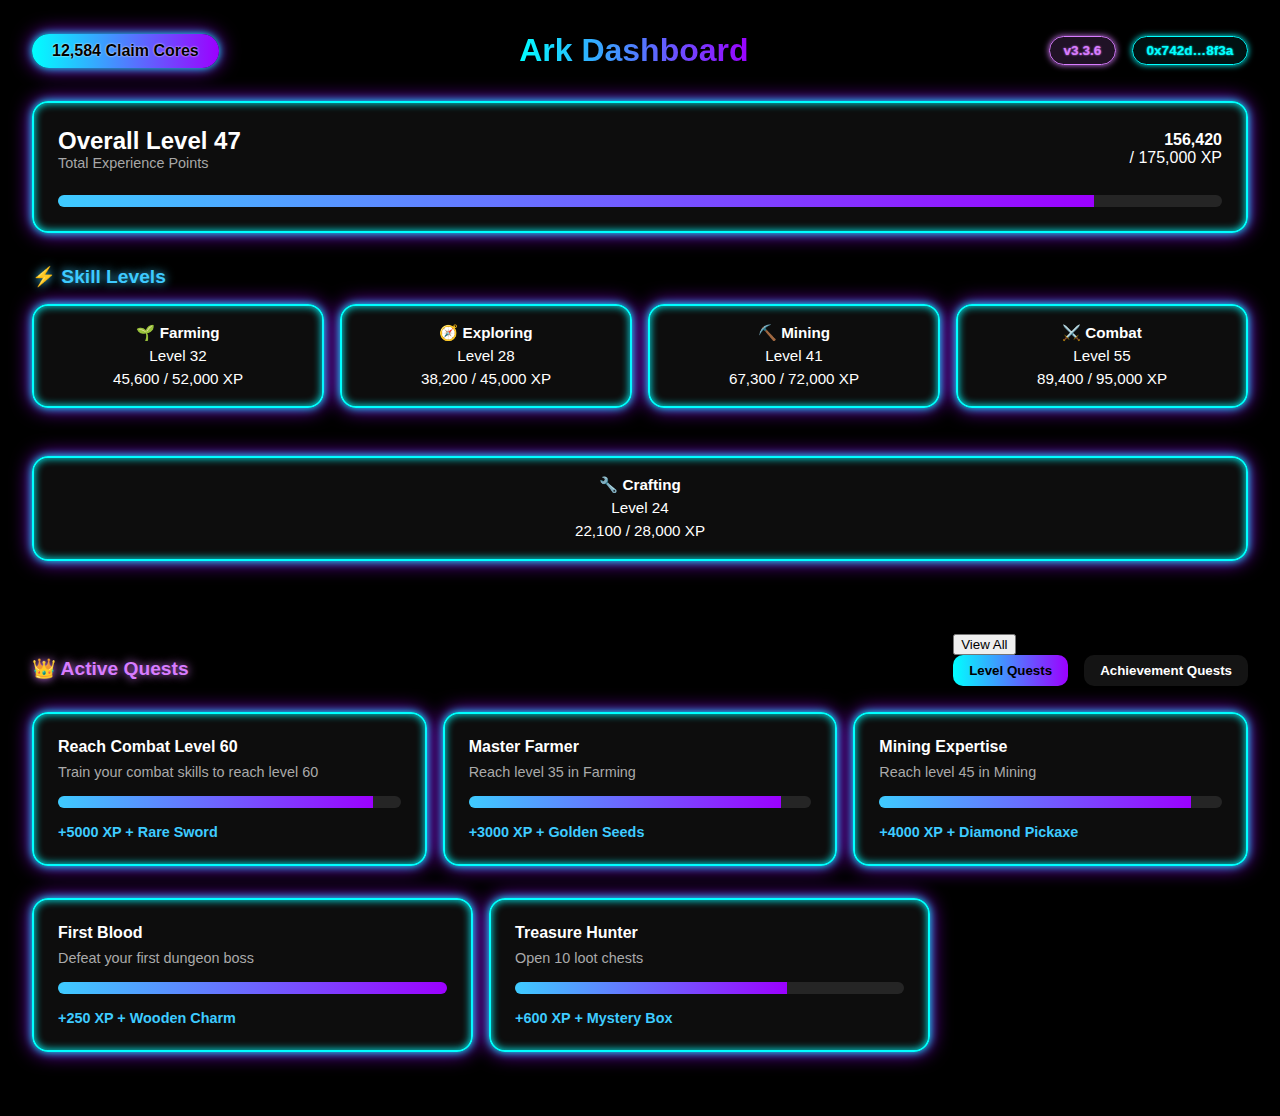
<file: dashboard.html>
<!DOCTYPE html>
<html lang="en">
<head>
  <meta charset="UTF-8" />
  <meta name="viewport" content="width=device-width, initial-scale=1.0"/>
  <title>Ark Dashboard</title>
  <link rel="stylesheet" href="dashboard.css" />
</head>
<body class="dashboard">
  <div class="top-bar">
    <div class="claim-cores">
      <span id="claimCores">12,584</span> Claim Cores
    </div>
    <h1><span class="ark">Ark</span> <span class="dashboard-label">Dashboard</span></h1>
    <div class="top-meta">
      <span class="version-pill">v3.3.6</span>
      <span class="wallet-pill">0x742d…8f3a</span>
    </div>
  </div>

  <div class="level-overall card">
    <div class="level-info">
      <div>
        <h2>Overall Level 47</h2>
        <p>Total Experience Points</p>
      </div>
      <div class="xp-right">
        <strong>156,420</strong><br/><span>/ 175,000 XP</span>
      </div>
    </div>
    <div class="progress-bar">
      <div class="progress-fill" style="width: 89%;"></div>
    </div>
  </div>

  <h3 class="section-title glow-blue">⚡ Skill Levels</h3>
  <div class="skill-grid">
    <div class="skill-card">🌱 <strong>Farming</strong><br/>Level 32<br/><span>45,600 / 52,000 XP</span>
    </div>
    <div class="skill-card">🧭 <strong>Exploring</strong><br/>Level 28<br/><span>38,200 / 45,000 XP</span>
    </div>
    <div class="skill-card">⛏️ <strong>Mining</strong><br/>Level 41<br/><span>67,300 / 72,000 XP</span>
    </div>
    <div class="skill-card">⚔️ <strong>Combat</strong><br/>Level 55<br/><span>89,400 / 95,000 XP</span>
    </div>
    <div class="skill-card">🔧 <strong>Crafting</strong><br/>Level 24<br/><span>22,100 / 28,000 XP</span>
    </div>
  </div>

  <div class="quest-header">
    <h3 class="section-title glow-purple">👑 Active Quests</h3>
    <div class="quest-controls">
      <button class="view-all">View All</button>
      <div class="quest-tabs">
        <button class="tab active">Level Quests</button>
        <button class="tab">Achievement Quests</button>
      </div>
    </div>
  </div>

  <div class="quests" id="level-quests">
    <div class="quest-card">
      <h4>Reach Combat Level 60</h4>
      <p>Train your combat skills to reach level 60</p>
      <div class="progress-bar"><div class="progress-fill" style="width: 92%;"></div></div>
      <span class="reward">+5000 XP + Rare Sword</span>
    </div>
    <div class="quest-card">
      <h4>Master Farmer</h4>
      <p>Reach level 35 in Farming</p>
      <div class="progress-bar"><div class="progress-fill" style="width: 91%;"></div></div>
      <span class="reward">+3000 XP + Golden Seeds</span>
    </div>
    <div class="quest-card">
      <h4>Mining Expertise</h4>
      <p>Reach level 45 in Mining</p>
      <div class="progress-bar"><div class="progress-fill" style="width: 91%;"></div></div>
      <span class="reward">+4000 XP + Diamond Pickaxe</span>
    </div>
  </div>

  <div class="quests hidden" id="achievement-quests">
    <div class="quest-card">
      <h4>First Blood</h4>
      <p>Defeat your first dungeon boss</p>
      <div class="progress-bar"><div class="progress-fill" style="width: 100%;"></div></div>
      <span class="reward">+250 XP + Wooden Charm</span>
    </div>
    <div class="quest-card">
      <h4>Treasure Hunter</h4>
      <p>Open 10 loot chests</p>
      <div class="progress-bar"><div class="progress-fill" style="width: 70%;"></div></div>
      <span class="reward">+600 XP + Mystery Box</span>
    </div>
  </div>

  <script src="dashboard.js"></script>
</body>
</html>
</file>
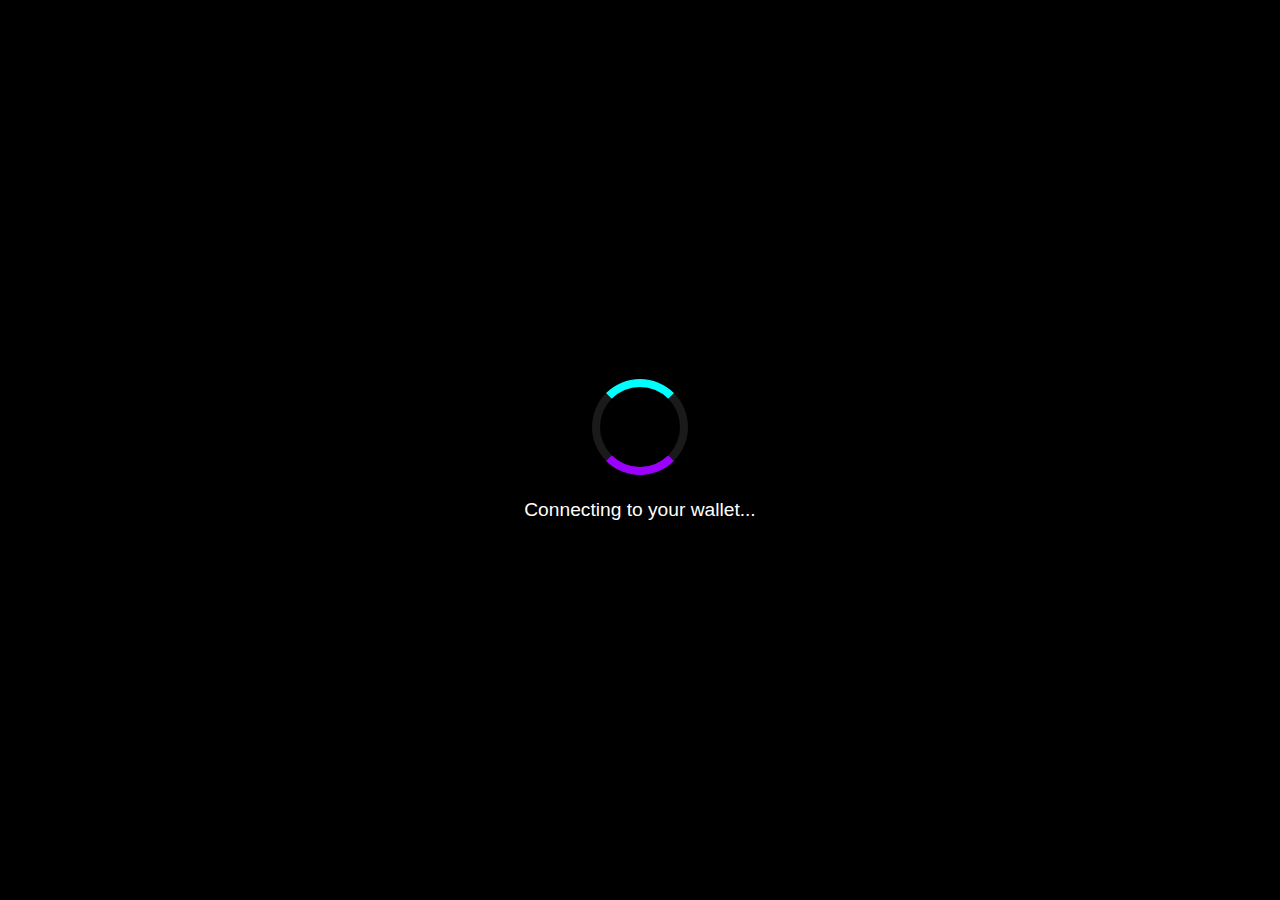
<file: transition.html>
<!DOCTYPE html>
<html lang="en">
<head>
  <meta charset="UTF-8">
  <title>Loading Harvest Ark...</title>
  <meta name="viewport" content="width=device-width, initial-scale=1.0">
  <link rel="stylesheet" href="style.css">
  <style>
    body {
      background-color: var(--bg);
      color: var(--text);
      display: flex;
      align-items: center;
      justify-content: center;
      height: 100vh;
      flex-direction: column;
      font-family: var(--font);
    }

    .loader {
      width: 80px;
      height: 80px;
      border: 8px solid rgba(255, 255, 255, 0.1);
      border-top: 8px solid var(--accent1);
      border-bottom: 8px solid var(--accent2);
      border-radius: 50%;
      animation: spin 1.5s linear infinite;
      margin-bottom: 1.5rem;
    }

    @keyframes spin {
      0%   { transform: rotate(0deg); }
      100% { transform: rotate(360deg); }
    }

    .text-sequence {
      text-align: center;
      font-size: 1.2rem;
      max-width: 80%;
      animation: fadeIn 2s ease-in-out infinite alternate;
    }

    @keyframes fadeIn {
      0%   { opacity: 0.4; }
      100% { opacity: 1; }
    }
  </style>
</head>
<body>
  <div class="loader"></div>
  <div class="text-sequence" id="status-text">Connecting to your wallet...</div>

  <script>
    const messages = [
      "Connecting to your wallet...",
      "Authenticating Claim Core account...",
      "Loading hydroponic farm data...",
      "Initializing mining scanner...",
      "Booting Harvest Ark systems..."
    ];

    let current = 0;
    const statusText = document.getElementById("status-text");

    const cycleMessages = () => {
      statusText.textContent = messages[current];
      current++;
      if (current < messages.length) {
        setTimeout(cycleMessages, 1500);
      } else {
        setTimeout(() => {
          window.location.href = "dashboard.html"; // replace with actual main game page
        }, 1500);
      }
    };

    window.onload = () => {
      setTimeout(cycleMessages, 1500);
    };
  </script>
</body>
</html>
</file>
<file: dashboard.css>
:root {
  --bg: #000;
  --card-bg: rgba(255, 255, 255, 0.05);
  --card-border: rgba(255, 255, 255, 0.07);
  --text: #ffffff;
  --accent1: #00ffff;
  --accent2: #9c00ff;
  --accent-blue: #3ecbff;
  --accent-purple: #d87cff;
  --accent-pink: #ff6ac1;
  --progress1: #3ecbff;
  --progress2: #9c00ff;
  --font: 'Segoe UI', sans-serif;
}

body {
  background-color: var(--bg);
  color: var(--text);
  font-family: var(--font);
  margin: 0;
  padding: 2rem;
  box-sizing: border-box;
}

/* =============== TOP BAR =============== */
.top-bar {
  display: flex;
  justify-content: space-between;
  align-items: center;
  flex-wrap: wrap;
  margin-bottom: 2rem;
  gap: 1rem;
}

h1 {
  background: linear-gradient(to right, var(--accent1), var(--accent2));
  -webkit-background-clip: text;
  -webkit-text-fill-color: transparent;
  font-size: 2rem;
  margin: 0;
}

/* 🔥 Upgraded Claim Core Indicator */
.claim-cores {
  background: linear-gradient(to right, var(--accent1), var(--accent2));
  color: #000;
  font-weight: 700;
  padding: 0.5rem 1.25rem;
  border-radius: 999px;
  font-size: 1rem;
  box-shadow: 0 0 8px var(--accent1), 0 0 20px var(--accent2);
  text-shadow: 0 0 2px #fff;
  display: inline-block;
}

/* 🧩 Upgraded Version & Wallet Display */
.top-meta {
  display: flex;
  gap: 1rem;
}

.version-pill {
  background: rgba(216, 124, 255, 0.15);
  border: 1px solid var(--accent-purple);
  color: var(--accent-purple);
  padding: 0.35rem 0.85rem;
  border-radius: 999px;
  font-size: 0.85rem;
  font-weight: 600;
  box-shadow: 0 0 6px var(--accent-purple);
  text-shadow: 0 0 2px var(--accent-purple);
}

.wallet-pill {
  background: rgba(0, 255, 255, 0.07);
  border: 1px solid var(--accent1);
  color: var(--accent1);
  padding: 0.35rem 0.85rem;
  border-radius: 999px;
  font-size: 0.85rem;
  font-weight: 600;
  box-shadow: 0 0 6px var(--accent1);
  text-shadow: 0 0 2px var(--accent1);
}

/* =============== GLOW BASED CARDS =============== */
.card,
.skill-card,
.quest-card {
  background: var(--card-bg);
  padding: 1.5rem;
  border-radius: 16px;
  margin-bottom: 2rem;
  border: 2px solid var(--accent1);
  box-shadow:
    0 0 8px var(--accent1),
    0 0 20px var(--accent2),
    inset 0 0 8px var(--accent1);
  animation: pulseGlow 2.5s ease-in-out infinite alternate;
}

@keyframes pulseGlow {
  0% {
    box-shadow:
      0 0 8px var(--accent1),
      0 0 20px var(--accent2),
      inset 0 0 8px var(--accent1);
  }
  100% {
    box-shadow:
      0 0 14px var(--accent1),
      0 0 30px var(--accent2),
      inset 0 0 12px var(--accent1);
  }
}

/* =============== LEVEL OVERALL =============== */
.level-overall {
  display: flex;
  flex-direction: column;
  gap: 1rem;
}

.level-info {
  display: flex;
  justify-content: space-between;
  align-items: center;
}

.level-info h2 {
  margin: 0;
}

.level-info p {
  margin: 0;
  font-size: 0.9rem;
  color: #a7a7a7;
}

.xp-right {
  text-align: right;
  font-size: 1rem;
}

/* =============== PROGRESS BAR =============== */
.progress-bar {
  background: rgba(255, 255, 255, 0.1);
  height: 12px;
  border-radius: 6px;
  overflow: hidden;
  margin-top: 0.5rem;
}

.progress-fill {
  height: 100%;
  background: linear-gradient(to right, var(--progress1), var(--progress2));
  width: 0%;
  transition: width 0.5s ease-in-out;
}

/* =============== SKILL SECTION =============== */
.section-title {
  font-size: 1.2rem;
  margin: 2rem 0 1rem;
  display: flex;
  align-items: center;
  gap: 0.5rem;
}

.glow-blue {
  color: var(--accent-blue);
  text-shadow: 0 0 10px var(--accent-blue);
}

.glow-purple {
  color: var(--accent-purple);
  text-shadow: 0 0 10px var(--accent-purple);
}

.skill-grid {
  display: flex;
  gap: 1rem;
  flex-wrap: wrap;
  margin-bottom: 2rem;
}

.skill-card {
  text-align: center;
  font-size: 0.95rem;
  line-height: 1.5;
  flex: 1 1 calc(20% - 0.8rem);
  min-width: 150px;
  padding: 1rem;
}

/* =============== QUEST SECTION =============== */
.quest-header {
  display: flex;
  justify-content: space-between;
  align-items: center;
  margin-top: 2rem;
  margin-bottom: 1rem;
  flex-wrap: wrap;
}

.quest-tabs {
  display: flex;
  gap: 1rem;
}

.tab {
  background: rgba(255, 255, 255, 0.08);
  border: none;
  color: #fff;
  padding: 0.5rem 1rem;
  border-radius: 10px;
  font-weight: bold;
  cursor: pointer;
  transition: background 0.3s;
}

.tab.active,
.tab:hover {
  background: linear-gradient(to right, var(--accent1), var(--accent2));
  color: #000;
}

.quests {
  display: flex;
  flex-wrap: wrap;
  gap: 1rem;
}

.quest-card {
  flex: 1;
  min-width: 280px;
  max-width: 32%;
  display: flex;
  flex-direction: column;
  gap: 0.5rem;
}

.quest-card h4 {
  margin: 0;
  font-size: 1rem;
}

.quest-card p {
  margin: 0;
  font-size: 0.9rem;
  color: #aaa;
}

.quest-card .reward {
  margin-top: 0.5rem;
  font-size: 0.9rem;
  color: var(--accent-blue);
  font-weight: bold;
}
</file>
<file: style.css>
:root {
  --bg: #000;
  --card-bg: rgba(255, 255, 255, 0.05);
  --text: #fff;
  --accent1: #00ffff;
  --accent2: #9c00ff;
  --font: 'Segoe UI', sans-serif;
}

body {
  background-color: var(--bg);
  color: var(--text);
  font-family: var(--font);
  margin: 0;
  padding: 0;
  display: flex;
  height: 100vh;
  justify-content: center;
  align-items: center;
}

.login-wrapper {
  display: flex;
  justify-content: center;
  align-items: center;
}

.login-card {
  background: var(--card-bg);
  padding: 2rem 3rem;
  border-radius: 16px;
  text-align: center;
  box-shadow: 0 0 30px var(--accent1);
}

.logo {
  width: 100px;
  height: auto;
  margin-bottom: 1rem;
}

h1 {
  font-size: 2rem;
  background: linear-gradient(to right, var(--accent1), var(--accent2));
  -webkit-background-clip: text;
  -webkit-text-fill-color: transparent;
}

button {
  background: linear-gradient(to right, var(--accent1), var(--accent2));
  color: var(--bg);
  border: none;
  padding: 0.75rem 1.5rem;
  font-size: 1rem;
  border-radius: 12px;
  cursor: pointer;
  transition: 0.3s ease;
  margin-top: 1rem;
}

button:hover {
  transform: scale(1.05);
  box-shadow: 0 0 12px var(--accent2);
}

.version-tag {
  font-size: 0.9rem;
  color: var(--accent2);
  margin-top: -0.75rem;
  margin-bottom: 1rem;
  opacity: 0.75;
}
</file>
